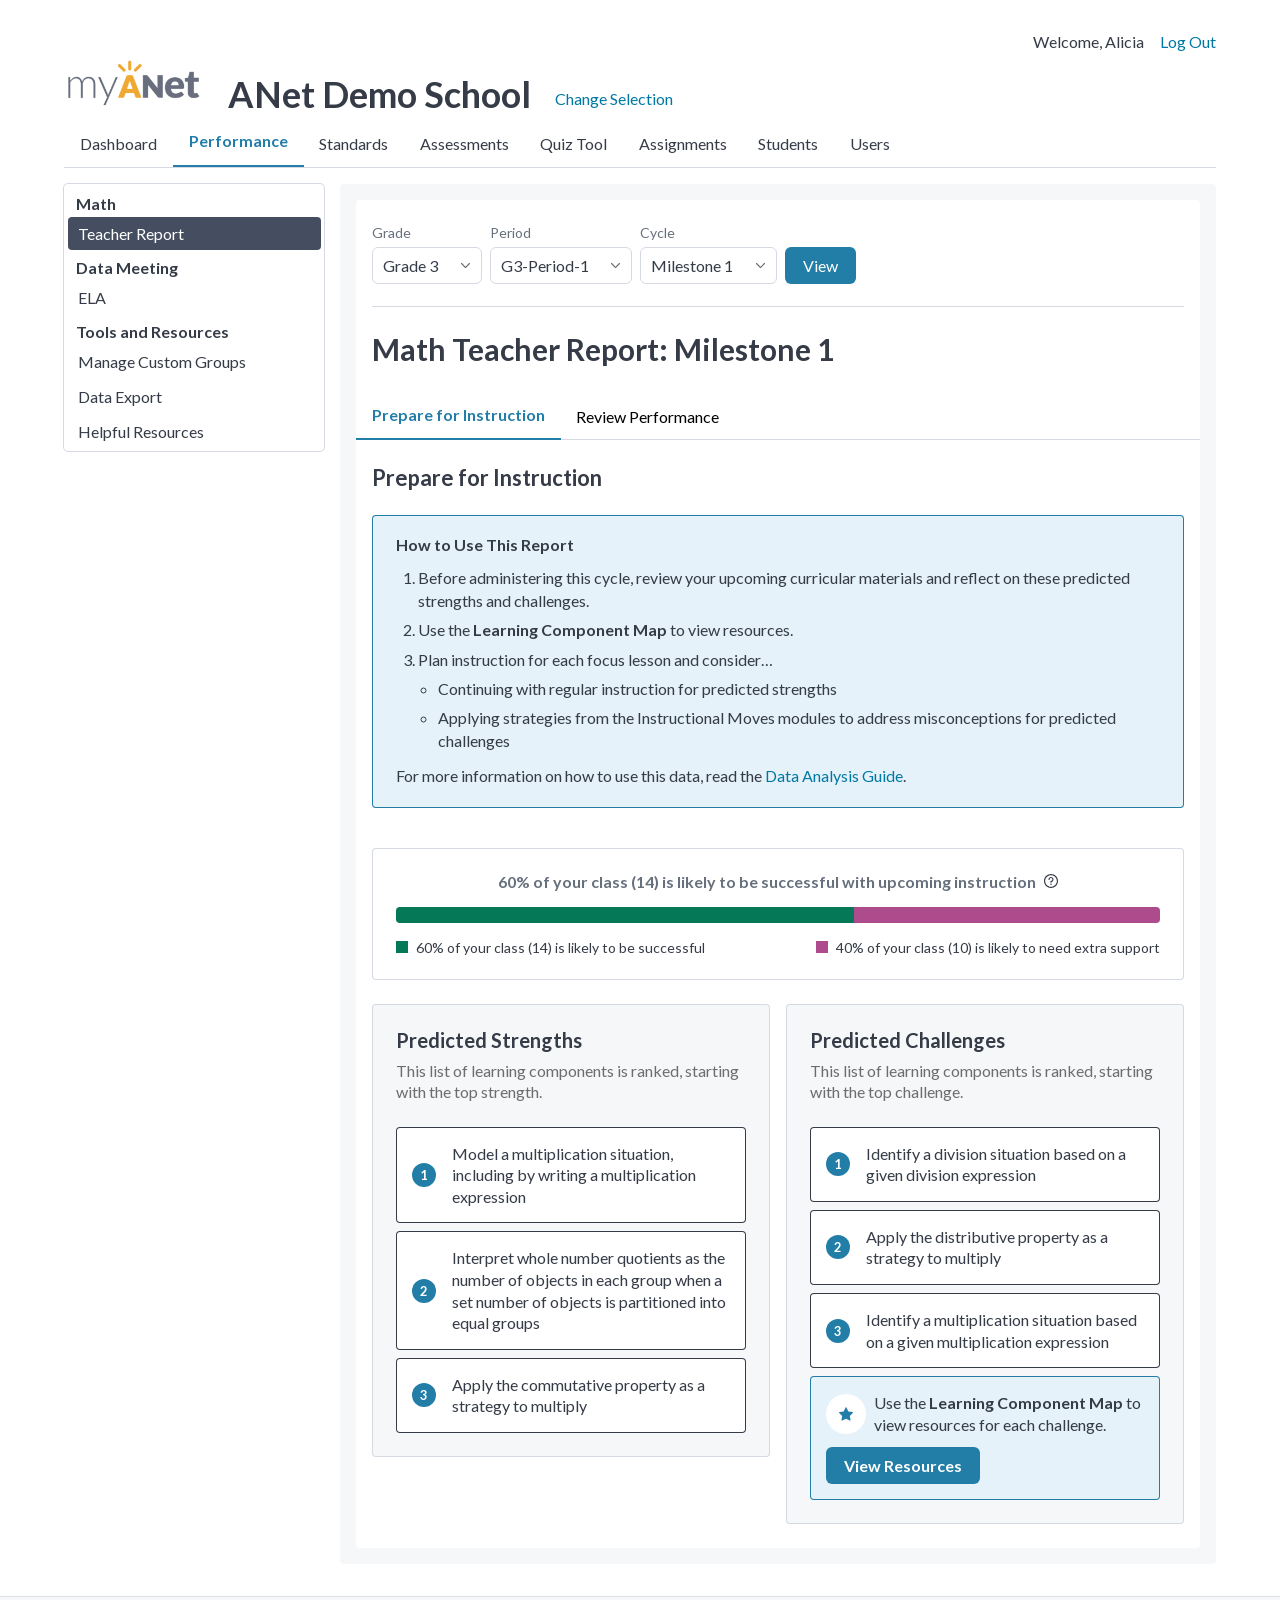
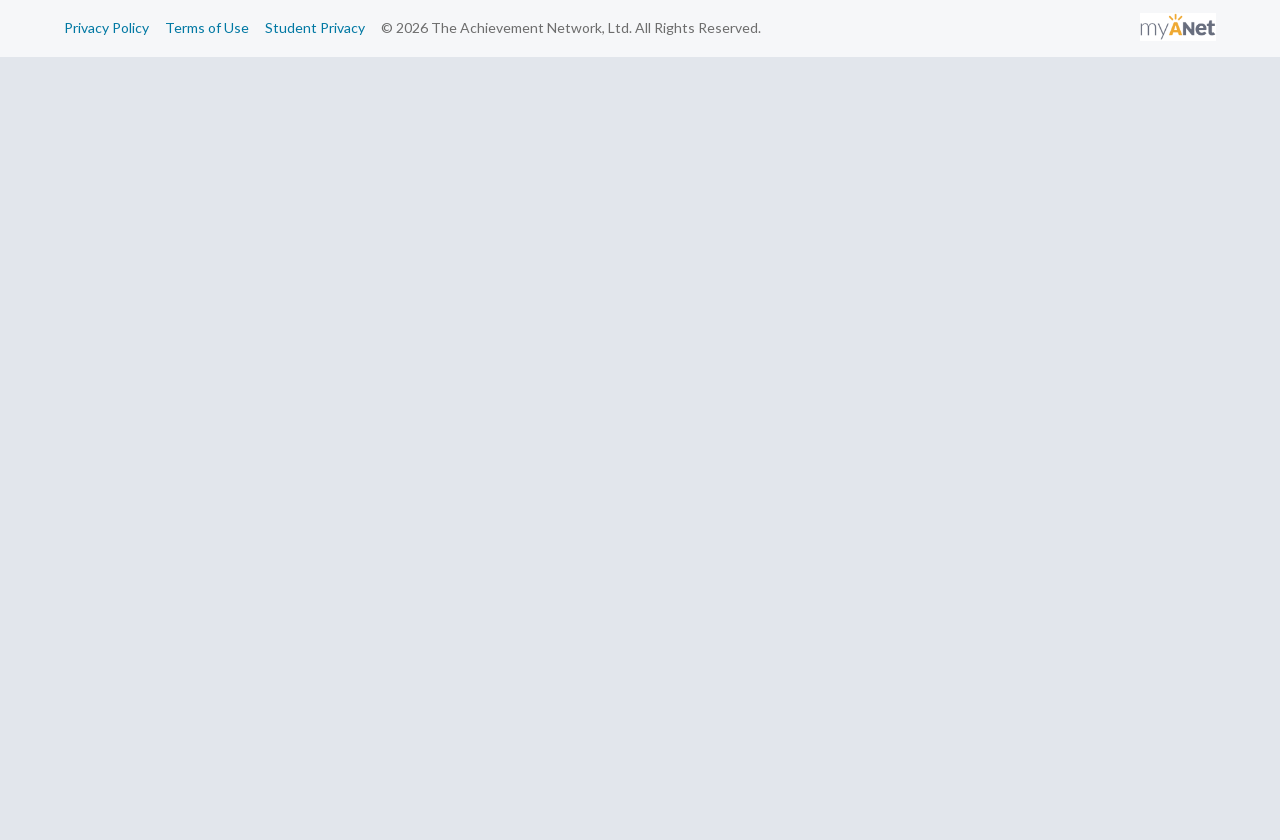
<file: site/index.html>
<!DOCTYPE html>
<html>
<head>
<meta charset="utf-8">
<meta http-equiv="refresh" content="0; url=./Compass%20Math%20Teacher%20Report.html">
<title>Compass Math Teacher Report Demo</title>
</head>
<body>
<p>Redirecting to <a href="./Compass%20Math%20Teacher%20Report.html">the Compass Math Teacher Report</a>&hellip;</p>
</body>
</html>
</file>
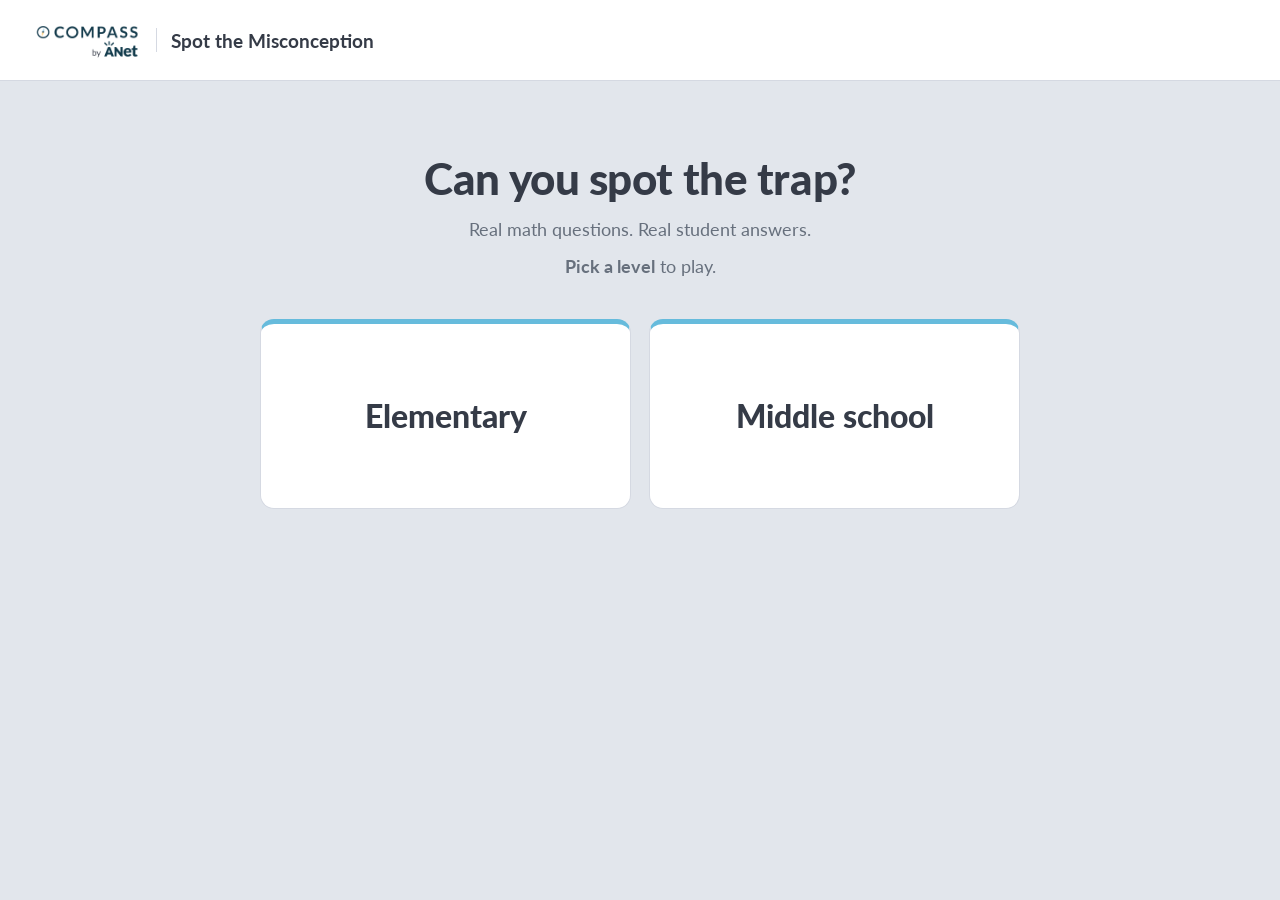
<file: spot-the-misconception.html>
<!DOCTYPE html>
<html lang="en">
<head>
<meta charset="utf-8">
<meta name="viewport" content="width=device-width, initial-scale=1, maximum-scale=1, user-scalable=no, viewport-fit=cover">
<meta name="apple-mobile-web-app-capable" content="yes">
<meta name="apple-mobile-web-app-status-bar-style" content="black-translucent">
<meta name="mobile-web-app-capable" content="yes">
<title>Spot the Misconception | Compass Math</title>
<link rel="preconnect" href="https://fonts.googleapis.com">
<link rel="preconnect" href="https://fonts.gstatic.com" crossorigin>
<link href="https://fonts.googleapis.com/css2?family=Lato:ital,wght@0,400;0,700;0,900;1,400&display=swap" rel="stylesheet">
<script charset="utf-8" type="text/javascript" src="https://js.hsforms.net/forms/embed/v2.js"></script>

<style>
  /* ---------------------------------------------------------------
     DESIGN TOKENS — pulled from the live Compass Math report build
     (Compass Math Teacher Report.dc.html) so this matches the
     product exactly. Change here to re-theme the whole activity.
  --------------------------------------------------------------- */
  :root{
    --ink:        #353B47;
    --muted:      #67707D;
    --border:     #D5D9E2;
    --card:       #F6F7F9;
    --page:       #E2E6EC;
    --white:      #FFFFFF;
    --brand:      #227EA7;
    --brand-light:#66BBDC;
    --brand-dark: #005979;
    --brand-tint: #E5F2F9;
    --good:       #047857;
    --good-tint:  #E4F5EE;
    --bad:        #B3261E;
    --bad-tint:   #FCEBEA;
    --gold:       #E8A33D;
    --gold-tint:  #FDF1E0;
    --radius:     14px;
    --radius-sm:  10px;
  }

  *{ box-sizing:border-box; }
  html,body{ height:100%; overscroll-behavior:none; }
  body{
    margin:0;
    background:var(--page);
    font-family:"Lato",-apple-system,BlinkMacSystemFont,"Segoe UI",Roboto,"Helvetica Neue",Arial,sans-serif;
    color:var(--ink);
    -webkit-tap-highlight-color: transparent;
    -webkit-touch-callout: none;
    touch-action: manipulation;
    overscroll-behavior: none;
    user-select:none;
  }
  #stage{
    min-height:100vh;
    display:flex;
    flex-direction:column;
    align-items:center;
  }

  /* ---------- header ---------- */
  header{
    align-self:stretch;
    background:var(--white);
    border-bottom:1px solid var(--border);
    display:flex;
    align-items:center;
    gap:14px;
    padding:14px 20px;
  }
  header img.logo{ height:38px; width:auto; display:block; }
  header .divider{ width:1px; height:24px; background:var(--border); }
  header .title{ font-weight:700; font-size:16px; color:var(--ink); white-space:nowrap; }
  header .spacer{ flex:1; }
  /* ---------- generic layout ---------- */
  main{
    flex:1;
    align-self:stretch;
    display:flex;
    flex-direction:column;
    align-items:center;
    padding:32px 20px 60px;
  }
  .wrap{ width:100%; max-width:640px; display:flex; flex-direction:column; gap:20px; }

  /* ---------- start screen ---------- */
  .hero{ text-align:center; padding:20px 8px 4px; }
  .hero h1{
    margin:0 0 12px;
    font-size:34px;
    line-height:1.15;
    font-weight:900;
    color:var(--ink);
    letter-spacing:-0.01em;
  }
  .hero p{
    margin:0 auto 10px; max-width:46ch;
    font-size:16px; line-height:1.55; color:var(--muted);
  }
  .hero p:last-child{ margin-bottom:0; }
  .band-grid{ display:grid; grid-template-columns:repeat(2,1fr); gap:14px; margin-top:8px; }
  .band-tile{
    background:var(--white); border:1px solid var(--border); border-top:5px solid var(--brand-light);
    border-radius:var(--radius); min-height:150px; padding:20px;
    display:flex; align-items:center; justify-content:center; text-align:center;
    font-family:inherit; cursor:pointer;
    transition:transform .12s ease, box-shadow .12s ease, border-color .12s ease;
  }
  .band-tile:active{ transform:scale(.97); }
  .band-tile:hover{ box-shadow:0 4px 14px rgba(102,187,220,.3); }
  .band-tile .lbl{ font-size:26px; font-weight:900; color:var(--ink); line-height:1.15; }

  /* ---------- question screen ---------- */
  .task-head{ margin:0 0 12px; font-size:22px; line-height:1.25; font-weight:900; color:var(--ink); }
  .q-img{ display:block; max-width:100%; height:auto; border:1px solid var(--border); border-radius:var(--radius-sm); margin-top:14px; }
  .choice{
    display:flex; align-items:center; gap:14px; width:100%; text-align:left;
    background:var(--card); border:1px solid var(--border); border-radius:var(--radius-sm);
    padding:12px 16px; margin-bottom:10px; min-height:56px;
    font-family:inherit; font-size:16px; line-height:1.4; color:var(--ink);
    cursor:pointer; transition:border-color .12s ease, transform .08s ease;
  }
  .choice:hover{ border-color:var(--brand); }
  .choice:active{ transform:scale(.99); }
  .choice-letter{
    flex-shrink:0; width:34px; height:34px; border-radius:8px;
    background:var(--white); border:1px solid var(--border);
    display:flex; align-items:center; justify-content:center;
    font-size:16px; font-weight:900; color:var(--muted);
  }
  .choice-text{ flex:1; }
  .rv-row{
    display:flex; align-items:flex-start; gap:14px;
    background:var(--card); border:1px solid var(--border); border-radius:var(--radius-sm);
    padding:12px 16px; margin-bottom:10px;
  }
  .rv-main{ flex:1; min-width:0; }
  .rv-top{ display:flex; justify-content:space-between; align-items:baseline; gap:12px; font-size:16px; line-height:1.4; }
  .rv-pct{ font-size:18px; font-weight:900; color:var(--ink); }
  .rv-bar{ height:8px; border-radius:4px; background:var(--border); margin-top:8px; overflow:hidden; }
  .rv-bar span{ display:block; height:100%; width:0; border-radius:4px; background:var(--muted); transition:width .7s cubic-bezier(.2,.8,.2,1); }
  .rv-row.correct{ background:var(--good-tint); border-color:var(--good); }
  .rv-row.correct .rv-bar span{ background:var(--good); }
  .rv-row.top{ background:var(--bad-tint); border-color:var(--bad); }
  .rv-row.top .rv-bar span{ background:var(--bad); }
  .rv-tags{ display:flex; flex-wrap:wrap; gap:6px; margin-top:8px; }
  .rv-tags:empty{ display:none; }
  .tag{ font-size:11.5px; font-weight:800; border-radius:999px; padding:3px 10px; }
  .tag.you{ background:var(--ink); color:var(--white); }
  .tag.ok{ background:var(--good); color:var(--white); }
  .tag.trap{ background:var(--bad); color:var(--white); }
  .banner{
    margin-top:14px; padding:14px 16px; border-radius:var(--radius-sm);
    background:var(--brand-tint); color:var(--brand-dark);
    font-size:16px; font-weight:800; line-height:1.4;
  }
  .callout{
    margin-top:12px; padding:14px 16px; border-radius:var(--radius-sm);
    background:var(--card); border:1px solid var(--border);
    font-size:14.5px; line-height:1.5; color:var(--ink);
  }
  .callout strong{ display:block; margin-bottom:2px; }
  .card{
    background:var(--white);
    border:1px solid var(--border);
    border-radius:var(--radius);
    padding:24px;
  }
  .eyebrow{ font-size:13px; font-weight:700; color:var(--brand-light); margin:0 0 8px; }
  .q-text{ font-size:19px; line-height:1.5; font-weight:700; color:var(--ink); margin:0; }
  .prompt{ margin:20px 0 12px; font-size:15px; font-weight:700; color:var(--ink); }
  .btn{
    display:inline-flex; align-items:center; justify-content:center;
    background:var(--brand); color:var(--white); border:none; border-radius:999px;
    font-family:inherit; font-weight:800; font-size:15px; padding:14px 26px;
    cursor:pointer; transition:background .12s ease, transform .08s ease;
  }
  .btn:hover{ background:var(--brand-dark); }
  .btn:active{ transform:scale(.97); }
  .btn.block{ width:100%; }
  .btn.ghost{ background:transparent; color:var(--brand); border:1px solid var(--brand); }
  .btn[disabled]{ opacity:.45; cursor:default; }
  .next-row{ margin-top:18px; display:flex; justify-content:flex-end; }
  .section-label{ font-size:13px; font-weight:800; color:var(--muted); text-transform:none; margin:6px 0 2px; }
  .hubspot-shell{
    background:var(--white); border:1px solid var(--border); border-radius:var(--radius);
    padding:20px;
  }
  .hubspot-placeholder{
    border:1.5px dashed var(--border); border-radius:var(--radius-sm);
    padding:26px 18px; text-align:center; color:var(--muted); font-size:13.5px; line-height:1.6;
  }
  .prize-shell{
    background:var(--white); border:1px solid var(--border); border-radius:var(--radius);
    padding:22px; text-align:center;
  }
  .prize-prompt{ font-size:16px; font-weight:800; color:var(--ink); margin:0 0 4px; }
  .mystery-row{ display:flex; gap:12px; justify-content:center; }
  .mystery-card{
    flex:1; max-width:130px; aspect-ratio:3/4;
    perspective:800px; cursor:pointer;
  }
  .mystery-card-inner{
    position:relative; width:100%; height:100%;
    transition:transform .6s cubic-bezier(.34,1.56,.64,1);
    transform-style:preserve-3d;
  }
  .mystery-card.flipped .mystery-card-inner{ transform:rotateY(180deg); }
  .mystery-card-face{
    position:absolute; inset:0; display:flex; align-items:center; justify-content:center;
    border-radius:var(--radius-sm); backface-visibility:hidden;
    padding:10px; text-align:center;
  }
  .mystery-card-front{
    background:var(--brand); color:var(--white); font-size:16px; font-weight:800; line-height:1.3;
  }
  .mystery-card-back{
    background:var(--gold-tint); border:2px solid var(--gold);
    color:#4A3200; font-size:14px; font-weight:800; line-height:1.3;
    transform:rotateY(180deg);
  }
  .mystery-card:not(.flipped):hover .mystery-card-front{ background:var(--brand-dark); }
  .footer-actions{ display:flex; gap:12px; }
  .footer-actions .btn{ flex:1; }
  @media (max-width:380px){
  .hero h1{ font-size:28px; }
  .band-tile .lbl{ font-size:22px; }
  }

  /* ---------- iPad (portrait ~768-834px, landscape ~1024-1194px) ---------- */
  @media (min-width:700px){
  .wrap{ max-width:760px; gap:26px; }
  main{ padding:52px 32px 80px; }
  header{ padding:18px 32px; }
  header img.logo{ height:44px; }
  header .title{ font-size:19px; }
  .hero h1{ font-size:44px; }
  .hero p{ font-size:18px; max-width:52ch; }
  .band-grid{ gap:18px; }
  .band-tile{ min-height:190px; }
  .band-tile .lbl{ font-size:32px; }
  .task-head{ font-size:28px; }
  .choice{ font-size:18px; padding:16px 20px; min-height:64px; }
  .choice-letter{ width:38px; height:38px; }
  .rv-top{ font-size:18px; }
  .rv-pct{ font-size:20px; }
  .banner{ font-size:18px; }
  .callout{ font-size:16px; }
  .card{ padding:32px; }
  .hubspot-shell{ padding:28px; }
  .prize-shell{ padding:28px; }
  .mystery-card{ max-width:160px; }
  .mystery-card-front{ font-size:19px; }
  .mystery-card-back{ font-size:16px; }
  .q-text{ font-size:22px; }
  .eyebrow{ font-size:14px; }
  .prompt{ font-size:17px; }
  .btn{ font-size:17px; padding:18px 30px; }
  }
</style>
</head>
<body>
<div id="stage">
  <header>
    <img src="assets/compass-by-anet.png" alt="Compass by ANet" class="logo">
    <div class="divider"></div>
    <span class="title">Spot the Misconception</span>
    <div class="spacer"></div>
  </header>
  <main><div class="wrap" id="app"></div></main>
</div>

<script>
/* =====================================================================
   QUESTION BANK
   Sources:
     - Grades 2, 4, 5, 6, 7, 8 — from genqdata.json.
     - Grade 3 — genqdata.json has none; this comes from a hardcoded
       "3|1"/"3|2" override found inside the live report's own code
       (Compass Math Teacher Report.dc.html), not from a data file.
   47 questions total. 7 carry a real image (see "img" fields below);
   the rest are text-only. Excluded throughout: any question whose
   image is only a text description with no matching asset in
   assets/ (e.g. the grade 2 straw question, two grade 6 ratio-table
   questions, the grade 7 number line, two grade 3 milestone-2
   questions) — see chat history for the full list and why.
   Each question carries real Compass Review Performance data:
   answer choice text, % of students who picked it, and the
   distractor rationale (why a student would pick that wrong answer).
===================================================================== */
const QDATA = {"2|1":[{"lc":"Use an appropriate tool to measure the length, in standard units, of an object","blocks":[{"kind":"text","text":"Sam is measuring a toy house. What is the length of the toy house, in centimeters?"},{"kind":"image","text":"Image shows a toy house being measured with a ruler. The toy house is aligned to the ruler, with its left edge at 4 cm and its right edge at 24 cm, giving a total measured length of 20 cm."}],"choices":[{"L":"A","text":"20","pct":18,"correct":true,"dr":"Correct."},{"L":"B","text":"21","pct":11,"correct":false,"dr":"Student counted the number of marked intervals instead of measuring the total length based on unit divisions."},{"L":"C","text":"24","pct":71,"correct":false,"dr":"Student chose the number on the ruler aligned to the end of the object being measured and did not account for the measurement not starting at zero."}],"img":"assets/g2_dollhouse.png"},{"lc":"Select an appropriate tool to measure the length, in standard units, of an object","blocks":[{"kind":"text","text":"Which unit would be the best unit for measuring the length of a book?"}],"choices":[{"L":"A","text":"yards","pct":17,"correct":false,"dr":"Student chose a unit that is too large for the object's length, perhaps thought it was a smaller unit of measurement."},{"L":"B","text":"meters","pct":36,"correct":false,"dr":"Student chose a unit that is too large for the object's length, perhaps thought it was a similar unit with a smaller scale."},{"L":"C","text":"centimeters","pct":47,"correct":true,"dr":"Correct."}]},{"lc":"Measure to determine how much longer one object is than another","blocks":[{"kind":"text","text":"Use the ruler in the picture to answer the question below. How many centimeters longer is the paintbrush than the tube of paint?"},{"kind":"image","text":"Image shows a ruler with a paintbrush and a tube of paint placed beneath it. The paintbrush measures 16 cm and the tube of paint measures 9 cm, for a difference of 7 cm."}],"choices":[{"L":"A","text":"7","pct":31,"correct":true,"dr":"Correct."},{"L":"B","text":"16","pct":61,"correct":false,"dr":"Student identified the length of one object but did not compare it to the other measurement."},{"L":"C","text":"25","pct":8,"correct":false,"dr":"Student added the lengths of the two objects instead of subtracting."}],"img":"assets/g2_paintbrush.png"}],"2|2":[{"lc":"Given the number of hundreds, tens, and/or ones, write a threedigit number","blocks":[{"kind":"text","text":"Which number represents the same amount as 7 tens, 4 ones, and 6 hundreds?"}],"choices":[{"L":"A","text":"476","pct":7,"correct":false,"dr":"Student reversed the place values of the largest and smallest units, treating the smallest unit as the leftmost digit and the largest unit as the rightmost digit."},{"L":"B","text":"674","pct":58,"correct":true,"dr":"Correct."},{"L":"C","text":"746","pct":35,"correct":false,"dr":"Student listed the digits in the given order instead of ordering the digits according to their place value."}]},{"lc":"Decompose a two-digit number into its tens and ones","blocks":[{"kind":"text","text":"Which amount is equal to 40?"}],"choices":[{"L":"A","text":"4 ones","pct":17,"correct":false,"dr":"Student misinterpreted the place values in the number, treating the larger place value as the smaller place value."},{"L":"B","text":"40 ones","pct":52,"correct":true,"dr":"Correct."},{"L":"C","text":"40 tens","pct":31,"correct":false,"dr":"Student misinterpreted the given number as the number of units of the largest place value."}]},{"lc":"Decompose a three-digit number into its hundreds, tens, and ones","blocks":[{"kind":"text","text":"Which of the following is equal to 307?"}],"choices":[{"L":"A","text":"3 hundreds + 7 tens","pct":20,"correct":false,"dr":"Student represented the non-zero digits of the original number, assigning them descending place values."},{"L":"B","text":"3 hundreds + 7 ones","pct":60,"correct":true,"dr":"Correct."},{"L":"C","text":"30 hundreds + 7 ones","pct":20,"correct":false,"dr":"Student attributed the first two digits of the given number to the highest place value of the number rather than separating them, likely because the second digit is a zero."}]},{"lc":"Compare two three-digit numbers by comparing the digits in each place value","blocks":[{"kind":"text","text":"Which symbol can be used in the blank to make a true sentence? 5 ones + 3 hundreds + 4 tens ___ 4 hundreds + 8 ones"}],"choices":[{"L":"A","text":"<","pct":52,"correct":true,"dr":"Correct."},{"L":"B","text":">","pct":24,"correct":false,"dr":"Student compared the numbers as if they were single values rather than considering their place values, OR misinterpreted the meaning of the comparison symbol."},{"L":"C","text":"=","pct":23,"correct":false,"dr":"Student added the digits on each side of the comparison without accounting for the place value of the digits."}]},{"lc":"Read and write numbers to 1,000 by moving between base-ten numerals (standard form) and expanded form","blocks":[{"kind":"text","text":"Which shows the number 403 in expanded form?"}],"choices":[{"L":"A","text":"40 + 3","pct":19,"correct":false,"dr":"Student misinterpreted how to decompose a number, combining two place values into a single value based on the digits rather than their place value."},{"L":"B","text":"400 + 3","pct":74,"correct":true,"dr":"Correct."},{"L":"C","text":"400 + 30","pct":7,"correct":false,"dr":"Student misinterpreted a non-zero digit with an adjacent zero digit as the value of the place value of the non-zero digit."}]},{"lc":"Read and write numbers to 1,000 by moving between number names (word form) and expanded form","blocks":[{"kind":"text","text":"What is another way to write the expression below? 20 + 7 + 600"}],"choices":[{"L":"A","text":"Two hundred sixty-seven","pct":13,"correct":false,"dr":"Student confused the tens place with the hundreds place."},{"L":"B","text":"Two hundred seventy-six","pct":16,"correct":false,"dr":"Student ignored place value and put the first digit of each addend in order from left to right."},{"L":"C","text":"Six hundred twenty-seven","pct":71,"correct":true,"dr":"Correct."}]}],"4|1":[{"lc":"Apply concepts of place value to recognize quotients and products in multiplication and division problems involving whole numbers and a factor of 10","blocks":[{"kind":"text","text":"Select two equations in which a 10 can be used in the blank to make the equation true."}],"choices":[{"L":"A","text":"200 \u00f7 ___ = 2","pct":28,"correct":false,"dr":"Student confused a difference of two orders of magnitude with a difference of one order of magnitude."},{"L":"B","text":"500 \u00f7 ___ = 50","pct":65,"correct":true,"dr":"Correct."},{"L":"C","text":"800 \u00f7 ___ = 8,000","pct":22,"correct":false,"dr":"Student misunderstood how division affects magnitude; may have thought that dividing by a value greater than 1 increases the result, similar to the effect of multiplication."},{"L":"D","text":"9,000 \u00f7 900 = ___","pct":42,"correct":true,"dr":"Correct."},{"L":"E","text":"40,000 \u00f7 400 = ___","pct":12,"correct":false,"dr":"Student confused a difference of two orders of magnitude with a difference of one order of magnitude."}],"typeLabel":"Multiple Select","points":"2"},{"lc":"Recognize that in a multi-digit whole number, a digit in one place represents ten times what it represents in the place to its right","blocks":[{"kind":"text","text":"Which statement can be placed in the blank to make the sentence true? The value of the 6 in 56,780 is ___ the value of the 6 in 8,630."}],"choices":[{"L":"A","text":"the same as","pct":10,"correct":false,"dr":"Student may have thought that the value of a digit is unaffected by its place value."},{"L":"B","text":"10 times as much as","pct":52,"correct":true,"dr":"Correct."},{"L":"C","text":"100 times as much as","pct":13,"correct":false,"dr":"Student may have thought that the value of a digit is 100 times greater when it appears one place to the left, without considering the actual place value positions of the digits."},{"L":"D","text":"1,000 times as much as","pct":25,"correct":false,"dr":"Student may have thought that the value of a digit is 1,000 times greater when it appears one place to the left, without considering the actual place value positions of the digits."}]},{"lc":"Read and write multi-digit numbers up to 1,000,000 by moving between base-ten numerals (standard form) and expanded form","blocks":[{"kind":"text","text":"Which values represent 750,804? Select two that apply."}],"choices":[{"L":"A","text":"700 + 50 + 800 + 4","pct":22,"correct":false,"dr":"Student viewed the number as two separate parts separated by the comma."},{"L":"B","text":"4 + 50,000 + 80 + 700,000","pct":14,"correct":false,"dr":"Student confused the place value of the 8 as the tens place instead of the hundreds place."},{"L":"C","text":"800 + 4 + 700,000 + 50,000","pct":56,"correct":true,"dr":"Correct."},{"L":"D","text":"Seventy-five thousand, eight hundred four","pct":23,"correct":false,"dr":"Student confused 750,000 with 75,000."},{"L":"E","text":"Seven hundred fifty thousand, eighty-four","pct":13,"correct":false,"dr":"Student confused the place value of the 8 as the tens place instead of the hundreds place."},{"L":"F","text":"Seven hundred fifty thousand, eight hundred four","pct":56,"correct":true,"dr":"Correct."}],"typeLabel":"Multiple Select","points":"2"},{"lc":"Compare two multi-digit numbers","blocks":[{"kind":"text","text":"Which statement is true?"}],"choices":[{"L":"A","text":"4,076 > 4,000 + 700 + 6","pct":27,"correct":false,"dr":"Student did not compare the digits in the hundreds places correctly."},{"L":"B","text":"4,076 < 4,000 + 700 + 6","pct":39,"correct":true,"dr":"Correct."},{"L":"C","text":"4,760 < 4,000 + 700 + 6","pct":10,"correct":false,"dr":"Student did not compare the digits in the tens places correctly."},{"L":"D","text":"4,760 = 4,000 + 700 + 6","pct":24,"correct":false,"dr":"Student misinterpreted the value of a digit by incorrectly identifying its place value."}]},{"lc":"Round multi-digit whole numbers to any place within 1,000,000","blocks":[{"kind":"text","text":"Select three numbers that round to 29,000 when rounded to the nearest thousand."}],"choices":[{"L":"A","text":"29,465","pct":66,"correct":true,"dr":"Correct."},{"L":"B","text":"28,477","pct":29,"correct":false,"dr":"Student may have incorrectly used a digit in the tens or ones place to round the number up to the next thousand."},{"L":"C","text":"29,763","pct":28,"correct":false,"dr":"Student may have truncated the number at the given place value rather than rounding to the given place value."},{"L":"D","text":"29,299","pct":72,"correct":true,"dr":"Correct."},{"L":"E","text":"28,632","pct":61,"correct":true,"dr":"Correct."}],"typeLabel":"Multiple Select","points":"2"}],"4|2":[{"lc":"Fluently add multi-digit whole numbers (sums to 1,000,000) using the standard algorithm","blocks":[{"kind":"text","text":"Solve. 26,957 + 347,082 = ?"}],"choices":[{"L":"A","text":"364,039","pct":17,"correct":false,"dr":"Student did not regroup from the thousands place to the ten thousands place."},{"L":"B","text":"373,039","pct":16,"correct":false,"dr":"Student did not regroup from the hundreds place to the thousands place."},{"L":"C","text":"373,939","pct":10,"correct":false,"dr":"Student did not regroup from the tens place to the hundreds place."},{"L":"D","text":"374,039","pct":56,"correct":true,"dr":"Correct."}]},{"lc":"Fluently subtract multi-digit whole numbers (minuend to 1,000,000) using the standard algorithm","blocks":[{"kind":"text","text":"Solve. 3,361 - 2,945 = ?"}],"choices":[{"L":"A","text":"416","pct":58,"correct":true,"dr":"Correct."},{"L":"B","text":"624","pct":6,"correct":false,"dr":"Student correctly subtracted the smaller digit from the larger digit in the ones and hundreds places but incorrectly reduced the digit in the thousands place, even though no regrouping was needed there."},{"L":"C","text":"1,426","pct":10,"correct":false,"dr":"Student attempted to regroup but did not correctly adjust the value in the adjacent higher place value column."},{"L":"D","text":"1,624","pct":25,"correct":false,"dr":"Student subtracted the smaller digit from the larger digit in each place value without considering the need to regroup from the next higher place value."}]},{"lc":"Multiply a three-digit number by a one-digit number using strategies based on place value or properties of operations","blocks":[{"kind":"text","text":"Multiply. 36 \u00d7 4 = ?"}],"choices":[{"L":"A","text":"54","pct":9,"correct":false,"dr":"Student only multiplied the digits that shared a place value across both numbers and then added the value of the other digit."},{"L":"B","text":"124","pct":17,"correct":false,"dr":"Student did not regroup after each partial product."},{"L":"C","text":"144","pct":69,"correct":true,"dr":"Correct."},{"L":"D","text":"252","pct":5,"correct":false,"dr":"Student left-aligned digits when multiplying and treated the left-most digit of the multi-digit number as the units place."}]}],"5|1":[{"lc":"Fluently multiply 2-digit by up to 3-digit whole numbers using the standard algorithm","blocks":[{"kind":"text","text":"What is the product? 729 \u00d7 63 = ?"}],"choices":[{"L":"A","text":"6,561","pct":19,"correct":false,"dr":"Student did not account for place value while multiplying the first factor by the value in the tens place of the second factor while performing the standard algorithm for multiplication."},{"L":"B","text":"44,407","pct":18,"correct":false,"dr":"Student did not account for the \"carried\" digits while performing the standard algorithm for multiplication."},{"L":"C","text":"45,927","pct":56,"correct":true,"dr":"Correct."},{"L":"D","text":"68,667","pct":7,"correct":false,"dr":"Student added the \"carried\" digits before multiplying rather than after while performing the standard algorithm for multiplication."}]},{"lc":"Fluently multiply 3-digit by 3-digit whole numbers using the standard algorithm","blocks":[{"kind":"text","text":"Multiply. 689 \u00d7 716 = ?"}],"choices":[{"L":"A","text":"9,646","pct":12,"correct":false,"dr":"Student multiplied by single-digit values instead of correctly accounting for the place value of each digit when finding partial products."},{"L":"B","text":"59,254","pct":25,"correct":false,"dr":"Student miscalculated the place value and multiplied by ten times less than the correct value when finding partial products."},{"L":"C","text":"436,874","pct":22,"correct":false,"dr":"Student did not regroup when multiplying, but did regroup when adding partial products."},{"L":"D","text":"493,324","pct":42,"correct":true,"dr":"Correct."}]},{"lc":"Fluently multiply 3-digit by 4-digit whole numbers using the standard algorithm","blocks":[{"kind":"text","text":"Solve. 1,469 \u00d7 374 = ?"}],"choices":[{"L":"A","text":"20,566","pct":17,"correct":false,"dr":"Student multiplied by single-digit values instead of correctly accounting for the place value of each digit when finding partial products."},{"L":"B","text":"411,576","pct":32,"correct":false,"dr":"Student did not regroup when multiplying, but regrouped when adding."},{"L":"C","text":"547,306","pct":14,"correct":false,"dr":"Student correctly found each partial product, but did not regroup when adding the partial products."},{"L":"D","text":"549,406","pct":38,"correct":true,"dr":"Correct."}]},{"lc":"Find whole number quotients of whole numbers with three-digit dividends and two-digit divisors using strategies based on place value, the properties of operations, and/or the relationship between multiplication and division 5.1.14,","blocks":[{"kind":"text","text":"Divide. 608 \u00f7 19 = ?"}],"choices":[{"L":"A","text":"30","pct":13,"correct":false,"dr":"Student rounded the dividend to the nearest hundred and the divisor to the nearest ten then divided."},{"L":"B","text":"32","pct":60,"correct":true,"dr":"Correct."},{"L":"C","text":"38","pct":13,"correct":false,"dr":"Student interpreted the amount remaining after removing multiples of 10 through partial quotients as the quotient."},{"L":"D","text":"50","pct":14,"correct":false,"dr":"Student left-aligned the partial quotients, resulting in a place value error when adding them together."}]},{"lc":"Find whole number quotients of whole numbers with four-digit dividends and two-digit divisors using strategies based on place value, the properties of operations, and/or the relationship between multiplication and division","blocks":[{"kind":"text","text":"Divide. 2,752 \u00f7 16 = ?"}],"choices":[{"L":"A","text":"103","pct":17,"correct":false,"dr":"Student incorrectly used partial quotients by combining the results as separate digits to form the final answer, rather than adding them, and ignored the remainder."},{"L":"B","text":"172","pct":64,"correct":true,"dr":"Correct."},{"L":"C","text":"1,072","pct":11,"correct":false,"dr":"Student miscalculated the product of the divisor and the partial quotient, leading to an incorrect initial estimate in the division process."},{"L":"D","text":"1,720","pct":9,"correct":false,"dr":"Student incorrectly determined the number of digits in the quotient, assuming it should match the number of digits in the dividend."}]}],"6|1":[{"lc":"Use ratio language to describe a ratio relationship between two quantities","blocks":[{"kind":"text","text":"In the 7th grade, there are 84 students who are either gymnasts or hockey players. 24 of the students are gymnasts, and the rest are hockey players. Which statement is true?"}],"choices":[{"L":"A","text":"For every 5 hockey players, there are 2 gymnasts.","pct":42,"correct":true,"dr":"Correct."},{"L":"B","text":"For every 5 gymnasts, there are 2 hockey players.","pct":12,"correct":false,"dr":"Student reversed the order of the quantities in the ratio."},{"L":"C","text":"For every 7 hockey players, there are 2 gymnasts.","pct":34,"correct":false,"dr":"Student incorrectly used the total of the quantities as one part of the ratio and then correctly simplified an incorrect ratio."},{"L":"D","text":"For every 7 gymnasts, there are 5 hockey players.","pct":11,"correct":false,"dr":"Student incorrectly used the total of the quantities as one part of the ratio, but determined the other quantity correctly and then correctly simplified an incorrect ratio."}]},{"lc":"Write a ratio to represent the relationship between two quantities","blocks":[{"kind":"text","text":"A committee of teachers and students is meeting with the school board to request funding for extracurricular activities. The committee is creating posters for the meeting using a box of markers. The box contains 28 black markers and 16 red markers. What is the ratio of black markers to red markers?"},{"kind":"image","text":"Image shows a committee meeting with teachers and students working together at tables creating posters."}],"choices":[{"L":"A","text":"4:7","pct":16,"correct":false,"dr":"Student confused the roles of the given values in setting up a ratio and found the reverse ratio."},{"L":"B","text":"4:11","pct":8,"correct":false,"dr":"Student interpreted the context as requiring a ratio of part to whole instead of part to part."},{"L":"C","text":"7:4","pct":68,"correct":true,"dr":"Correct."},{"L":"D","text":"7:11","pct":8,"correct":false,"dr":"Student interpreted the context as requiring a ratio of part to whole instead of part to part."}],"img":"assets/g6_committee.png"}],"7|1":[{"lc":"Represent proportional relationships with equations","blocks":[{"kind":"text","text":"Which relationships can be represented by the equation y = 1/5 x? Select all that apply."}],"choices":[{"L":"A","text":"A. One water jug holds 5 quarts. Let x represent the number of water jugs and y represent the number of quarts.","pct":50,"correct":false,"dr":"Student chose a situation which is represented by an equation that contains the inverse unit rate of the equation given (y = 5x); thought a ratio of 1:5 could be represented as (1/5)x."},{"L":"B","text":"B. Bananas are on sale for $0.20 per banana. Let x represent the number of bananas and y represent the total cost, in dollars. [CORRECT]","pct":45,"correct":true,"dr":"Correct."},{"L":"C","text":"C. David runs at a constant rate. He runs 15 miles in 3 hours. Let x represent the number of hours and y represent the number of miles.","pct":39,"correct":false,"dr":"Student chose a situation which is represented by an equation that contains the inverse unit rate of the equation given (y = 5x); may have confused a relationship of 15 to 3 as 3 to 15, or reversed the variables."},{"L":"D","text":"D. For every 10 gallons of water, Jasmine adds 2 cups of soap. Let x represent the gallons of water and y represent the cups of soap. [CORRECT]","pct":39,"correct":true,"dr":"Correct."},{"L":"E","text":"E. The library charges a fee at a rate of $5 for every 10 days a book is late. Let x represent the number of days late and y represent the fee, in dollars.","pct":39,"correct":false,"dr":"Student found a situation representing y = (1/2)x; may have found a difference of 5 and tried to use this to represent a multiplicative relationship."}],"typeLabel":"Multiple Select","points":"2"},{"lc":"Identify or determine the constant of proportionality (unit rate) in graphs of proportional relationships","blocks":[{"kind":"text","text":"The graph below represents the number of pages a printer can print over time. How many pages does the printer print per minute?"},{"kind":"image","text":"Graph titled 'Printing Rate' with x-axis showing Time (minutes) from 0 to 50 and y-axis showing Number of Pages from 0 to 500. A straight line passes through points showing a constant rate, including (10, 150) and (30, 450)."}],"choices":[{"L":"A","text":"5","pct":14,"correct":false,"dr":"Student interpreted the first labeled interval on the horizontal axis as the rate of change instead of determining the actual unit rate."},{"L":"B","text":"10","pct":46,"correct":false,"dr":"Student selected a point from the graph to find the unit rate but used only the horizontal value instead of performing the necessary calculation."},{"L":"C","text":"15","pct":24,"correct":true,"dr":"Correct."},{"L":"D","text":"50","pct":16,"correct":false,"dr":"Student interpreted the first labeled interval on the vertical axis as the rate of change instead of determining the actual unit rate."}],"img":"assets/g7_printing.png"},{"lc":"Compute actual lengths from a scale drawing (using proportional reasoning)","blocks":[{"kind":"text","text":"Two students made scale drawings, in inches, of the same road. \u2022 Anna used a scale of 1:600, where 1 inch of her drawing represents 600 feet. \u2022 Anna's scale drawing was 6 inches long. \u2022 Greg used a scale of 1:300, where 1 inch represents 300 feet. How long, in inches, was Greg's scale drawing?"}],"choices":[{"L":"A","text":"2","pct":8,"correct":false,"dr":"Student divided the scale values and did not understand how to use this value to determine the length of the drawing."},{"L":"B","text":"3","pct":34,"correct":false,"dr":"Student did not first determine the actual length being represented before applying the new scale, leading to incorrect proportional reasoning, OR student thought that halving the scale factor meant halving the corresponding length."},{"L":"C","text":"12","pct":50,"correct":true,"dr":"Correct."},{"L":"D","text":"50","pct":9,"correct":false,"dr":"Student applied division within the given scale rather than using proportional reasoning to adjust the length according to the new scale, possibly confusing the scale factor with the conversion process."}]},{"lc":"Compute actual areas from a scale drawing (using proportional reasoning)","blocks":[{"kind":"text","text":"The large rectangle below was created from the small rectangle using a scale factor of 2.5. What is the area of the large rectangle, in square centimeters?"},{"kind":"image","text":"Two rectangles shown. Small rectangle: 6 cm \u00d7 4 cm. Large rectangle is scaled up by factor of 2.5."}],"choices":[{"L":"A","text":"26.5","pct":29,"correct":false,"dr":"Student added the scale factor to the original area rather than multiplying each dimension by the scale factor."},{"L":"B","text":"55.25","pct":8,"correct":false,"dr":"Student added the scale factor to each dimension before calculating the area, rather than multiplying each dimension by the scale factor."},{"L":"C","text":"60","pct":17,"correct":false,"dr":"Student applied the scale factor to the area rather than recognizing that the scale factor must be applied to each dimension separately."},{"L":"D","text":"150","pct":47,"correct":true,"dr":"Correct."}],"img":"assets/g7_rectangles.png"}],"7|2":[{"lc":"Interpret sums of rational numbers (fractions, decimals, and integers) by describing them with real-world contexts","blocks":[{"kind":"text","text":"Omar is a climate change expert studying the relationship between rising ocean levels and floods in low-income communities. He conducts a simulation where the elevation of an object in the ocean begins at -75 feet. Overnight, the object rises 33 feet. Which statement is true about the elevation of the object after it rises?"}],"choices":[{"L":"A","text":"The elevation of the object will be less than -75 feet.","pct":21,"correct":false,"dr":"Student interpreted the positive change as moving further in the negative direction, OR thought a result closer to zero was less than the initial negative value."},{"L":"B","text":"The elevation of the object will be greater than 33 feet.","pct":23,"correct":false,"dr":"Student did not recognize that adding a negative value to a positive value results in a sum less than the positive value."},{"L":"C","text":"The elevation of the object will be between 0 and 33 feet.","pct":9,"correct":false,"dr":"Student thought that adding a positive value would result in a positive sum without considering that the starting negative value had a greater absolute value."},{"L":"D","text":"The elevation of the object will be between -75 and 0 feet.","pct":46,"correct":true,"dr":"Correct."}]},{"lc":"Use properties of operations to add rational numbers","blocks":[{"kind":"text","text":"Which expression can be used to find the value of the expression below? (-7/10) + 2/8 + 1/10 + (-4/8)"}],"choices":[{"L":"A","text":"8/10 + 6/8","pct":10,"correct":false,"dr":"Student used the commutative property to add fractions with like denominators but did not apply the rules of adding and subtracting negative numbers, making the fractions positive, instead of negative."},{"L":"B","text":"(-6/10) + 2/8","pct":18,"correct":false,"dr":"Student combined the fractions with like denominators but kept the sign of the fractions that came first in the original expression."},{"L":"C","text":"(-6/10) + (-2/8)","pct":57,"correct":true,"dr":"Correct."},{"L":"D","text":"(-8/10) + (-6/8)","pct":15,"correct":false,"dr":"Student tried to apply the commutative property to add fractions with like denominators but added the absolute values of each fraction together and made them negative; student may not know properties of adding and subtracting positive and negative rational numbers."}]},{"lc":"Use properties of operations to subtract rational numbers","blocks":[{"kind":"text","text":"Which expression can be used to find the value of the expression below? -9.5 - (-4.1) - 3.3"}],"choices":[{"L":"A","text":"-9.5 - 4.1 - 3.3","pct":21,"correct":false,"dr":"Student treated subtracting a negative value as subtracting a positive value, OR may have confused parentheses with absolute value symbols."},{"L":"B","text":"(-9.5 + -4.1) + 3.3","pct":31,"correct":false,"dr":"Student attempted to apply the additive inverse but changed the operations without correctly adjusting the signs."},{"L":"C","text":"(-9.5 + -3.3) + 4.1","pct":34,"correct":true,"dr":"Correct."},{"L":"D","text":"(4.1 - 3.3) - (-9.5)","pct":13,"correct":false,"dr":"Student rearranged the terms and subtracted in a different order but incorrectly subtracted the negative value instead of adding the opposite; perhaps thought the subtraction operation applied to all terms."}]},{"lc":"Understand p - q is equivalent to p + (-q)","blocks":[{"kind":"text","text":"The temperature at noon was -4\u00b0C. By midnight, the temperature dropped 8\u00b0C. Which expression represents the temperature at midnight?"}],"choices":[{"L":"A","text":"-4 + 8","pct":18,"correct":false,"dr":"Student represented an increase instead of a decrease; may have attempted to use an additive inverse but did not apply it correctly."},{"L":"B","text":"-4 + (-8)","pct":61,"correct":true,"dr":"Correct."},{"L":"C","text":"-4 - (-8)","pct":14,"correct":false,"dr":"Student represented the decrease as subtracting a negative value, not recognizing that subtracting a negative results in an increase."},{"L":"D","text":"-4 - 8","pct":7,"correct":false,"dr":"Student may have interpreted the change in value as the final value and represented the difference between the initial value and the change in value."}]}],"8|1":[{"lc":"Add, subtract, multiply, and divide numbers written in scientific notation","blocks":[{"kind":"text","text":"Light travels at a speed of 1.9 x 10^5 miles per second. How far, in miles, does light travel in 30 seconds?"}],"choices":[{"L":"A","text":"5.7 x 10^1","pct":8,"correct":false,"dr":"Student multiplied the coefficient and the multiplier but did not apply the exponent when performing the calculation."},{"L":"B","text":"5.7 x 10^4","pct":17,"correct":false,"dr":"Student mistakenly used a negative exponent instead of a positive exponent when working with powers of ten, leading to an incorrect place value adjustment."},{"L":"C","text":"5.7 x 10^6","pct":67,"correct":true,"dr":"Correct."},{"L":"D","text":"5.7 x 10^7","pct":8,"correct":false,"dr":"Student thought the exponent meant how many zeros to add when converting to standard form."}]},{"lc":"Use exponent properties to generate equivalent numerical expressions with integer exponents","blocks":[{"kind":"text","text":"Which expression is equivalent to the one below? 4/(4^2)^5"}],"choices":[{"L":"A","text":"4^-10","pct":43,"correct":false,"dr":"Student correctly simplified the power to a power but thought the exponent in the numerator was 0 and subtracted instead of recognizing the existing exponent."},{"L":"B","text":"4^-9","pct":37,"correct":true,"dr":"Correct."},{"L":"C","text":"4^-7","pct":11,"correct":false,"dr":"Student added the exponents in the denominator instead of multiplying, did not account for the base in the numerator, and rewrote the fraction that had an exponent in the denominator using a negative exponent."},{"L":"D","text":"4^11","pct":9,"correct":false,"dr":"Student correctly simplified the power to a power but added the exponents in the numerator and denominator instead of subtracting."}]}],"8|2":[{"lc":"Recognize and evaluate the roots of perfect squares and cubes","blocks":[{"kind":"text","text":"Evaluate. Cube root of 8"}],"choices":[{"L":"A","text":"1/512","pct":18,"correct":false,"dr":"Student confused taking the cube root of a number with raising that number to a negative exponent."},{"L":"B","text":"2","pct":27,"correct":true,"dr":"Correct."},{"L":"C","text":"2 2/3","pct":27,"correct":false,"dr":"Student confused taking the cube root with dividing by 3."},{"L":"D","text":"512","pct":27,"correct":false,"dr":"Student confused taking the cube root with raising a number to the 3rd power."}]},{"lc":"Represent the solutions of simple quadratic and cubic expressions by using square and cube roots","blocks":[{"kind":"text","text":"Which values are solutions to the equation below? b^2 = 12 Select all that apply."}],"choices":[{"L":"A","text":"-6","pct":0,"correct":false,"dr":"Student confused the concept of taking a square root with dividing by 2 and taking the opposite."},{"L":"B","text":"6","pct":41,"correct":false,"dr":"Student confused the concept of taking a square root with dividing by 2."},{"L":"C","text":"-\u221a12","pct":36,"correct":true,"dr":"Correct."},{"L":"D","text":"\u221a12","pct":50,"correct":true,"dr":"Correct."},{"L":"E","text":"-144","pct":9,"correct":false,"dr":"Student confused the concept of taking a square root with squaring and taking the opposite."},{"L":"F","text":"144","pct":27,"correct":false,"dr":"Student confused the concept of taking a square root with squaring."}],"typeLabel":"Multiple Select","points":"2"},{"lc":"Know that numbers that are not rational are called irrational, and identify irrational numbers","blocks":[{"kind":"text","text":"Which numbers are irrational? Select all that apply."},{"kind":"image","text":"No image present. Text-only question."}],"choices":[{"L":"A","text":"-29/3","pct":48,"correct":false,"dr":"Student thought that negative improper fractions are irrational."},{"L":"B","text":"-2.19\u0304","pct":38,"correct":false,"dr":"Student thought that repeating decimals are irrational."},{"L":"C","text":"3.728459...","pct":57,"correct":true,"dr":"Correct."},{"L":"D","text":"\u221a27","pct":38,"correct":true,"dr":"Correct."},{"L":"E","text":"\u221a81","pct":19,"correct":false,"dr":"Student thought that only square roots of even numbers are rational, OR student thought that perfect squares are irrational."}],"typeLabel":"Multiple Select","points":"2"},{"lc":"Understand a rational number to be any number that is the value of a ratio of two integers","blocks":[{"kind":"text","text":"Which set contains only rational numbers?"},{"kind":"image","text":"No image present. Text-only question."}],"choices":[{"L":"A","text":"{-2, \u221a16, -2/38, 0.37\u0304}","pct":36,"correct":true,"dr":"Correct."},{"L":"B","text":"{1, 4 5/7, -15.23, \u221a38}","pct":27,"correct":false,"dr":"Student thought that the square root of a non-perfect square is rational."},{"L":"C","text":"{2/5, -5.769, \u221a2, 3/5}","pct":18,"correct":false,"dr":"Student thought that the square root of a non-perfect square is rational."},{"L":"D","text":"{\u221a25, 5/6, -42.5, 0.2736...}","pct":18,"correct":false,"dr":"Student thought that a non-terminating, non-repeating decimal is rational."}]},{"lc":"Convert a decimal expansion which repeats eventually into a rational number","blocks":[{"kind":"text","text":"What is 3.8\u03043 written as a fraction?"},{"kind":"image","text":"No image present. Text-only question."}],"choices":[{"L":"A","text":"3 3/8","pct":55,"correct":false,"dr":"Student used digits from the decimal to form a fraction without applying the correct steps to convert the decimal with a repeating digit to a fraction."},{"L":"B","text":"3 83/100","pct":27,"correct":false,"dr":"Student converted the decimal with a repeating digit to a fraction as if it did not have a repeating digit."},{"L":"C","text":"3 5/6","pct":5,"correct":true,"dr":"Correct."},{"L":"D","text":"3 83/99","pct":14,"correct":false,"dr":"Student converted a decimal with just the last digit repeating to a fraction as if all decimal digits were repeating."}]}],"3|1":[{"lc":"Model a multiplication situation, including by writing a multiplication expression","blocks":[{"kind":"text","text":"Valentina makes a painting that has 5 rows of stars and 9 stars in each row, shown below. Which expression represents the number of stars on Valentina's painting?"},{"kind":"image","src":"assets/g3_i184964_stars.png","imgWidth":"300px","text":"A painting on an easel with 5 rows of stars, 9 stars in each row."}],"choices":[{"L":"A","text":"5 + 5 + 5","pct":12,"correct":false,"dr":"Student may have thought that only repeated addition, and not multiplication, can represent arrays; chose an expression in which a factor is repeatedly added an incorrect number of times."},{"L":"B","text":"5 \u00d7 9","pct":77,"correct":true,"dr":"Correct."},{"L":"C","text":"9 + 5","pct":3,"correct":false,"dr":"Student may not have understood how an array relates to multiplication; chose an expression in which the factors are added rather than multiplied."},{"L":"D","text":"9 \u00f7 5","pct":8,"correct":false,"dr":"Student confused a context calling for multiplication with one calling for division; divided instead of multiplying the factors."}],"img":"assets/g3_i184964_stars.png"},{"lc":"Identify a multiplication situation based on a given multiplication expression","blocks":[{"kind":"text","text":"Felipe wrote this number sentence to solve a problem: 8 \u00d7 4 = ? Which problem was Felipe most likely trying to solve?"}],"choices":[{"L":"A","text":"Jimena has 8 bracelets. She buys 4 more. How many bracelets does Jimena have?","pct":16,"correct":false,"dr":"Student identified a context illustrating addition as one that would illustrate multiplication."},{"L":"B","text":"Jimena has 8 muffins. She separates the muffins into 4 groups. How many muffins are in each group?","pct":18,"correct":false,"dr":"Student identified a context illustrating division as one that would illustrate multiplication."},{"L":"C","text":"Jimena has 8 bags of grapes. There are 4 grapes in each bag. How many grapes does Jimena have?","pct":60,"correct":true,"dr":"Correct."},{"L":"D","text":"Jimena has 8 stickers. Her friend has 4 stickers. How many more stickers does Jimena have than her friend?","pct":7,"correct":false,"dr":"Student identified a context illustrating subtraction as one that would illustrate multiplication."}]},{"lc":"Identify a division situation based on a given division expression","typeLabel":"Multiple Select","points":"2","demoPct":38,"blocks":[{"kind":"text","text":"Select two statements that can be represented by the expression 15 \u00f7 3."}],"choices":[{"L":"A","text":"Duncan buys 15 pencils. He gives away 3 pencils.","pct":21,"correct":false,"dr":"Student identified a situation requiring subtraction as one requiring division."},{"L":"B","text":"Jaleel receives 15 stickers from each of 3 of his classmates.","pct":30,"correct":false,"dr":"Student identified a situation requiring multiplication as one requiring division."},{"L":"C","text":"Natasha has 15 colored tiles. She places them in 3 equal rows.","pct":50,"correct":true,"dr":"Correct."},{"L":"D","text":"Kevin has 15 students in his class. The class gains 3 new students.","pct":18,"correct":false,"dr":"Student identified a situation requiring addition as one requiring division."},{"L":"E","text":"Olivia gives a total of 15 muffins away. She gives the same number of muffins to each of 3 friends.","pct":42,"correct":true,"dr":"Correct."}]},{"lc":"Interpret whole number quotients as the number of objects in each group when a set number of objects is partitioned into equal groups","blocks":[{"kind":"text","text":"Which equation describes how the toy cars are divided?"},{"kind":"image","src":"assets/g3_i184997_toycars.png","imgWidth":"240px","text":"18 toy cars divided into 6 groups with 3 cars in each group."}],"choices":[{"L":"A","text":"3 \u00f7 6 = 18","pct":13,"correct":false,"dr":"Student used a division symbol as if it were a multiplication symbol."},{"L":"B","text":"6 \u00f7 3 = 18","pct":14,"correct":false,"dr":"Student used a division symbol as if it were a multiplication symbol."},{"L":"C","text":"6 \u00f7 18 = 3","pct":4,"correct":false,"dr":"Student confused the dividend and divisor when representing an equation."},{"L":"D","text":"18 \u00f7 6 = 3","pct":70,"correct":true,"dr":"Correct."}],"img":"assets/g3_i184997_toycars.png"},{"lc":"Apply the commutative property as a strategy to multiply","blocks":[{"kind":"text","text":"In the expressions below, d represents an unknown number. Which expression is equivalent to 5 \u00d7 d?"}],"choices":[{"L":"A","text":"d + 5","pct":9,"correct":false,"dr":"Student misunderstood the relationship between multiplication and addition; thought that multiplying two factors is equivalent to adding them in the reverse order."},{"L":"B","text":"d \u00d7 5","pct":63,"correct":true,"dr":"Correct."},{"L":"C","text":"5 \u00f7 d","pct":19,"correct":false,"dr":"Student misunderstood the relationship between multiplication and division; may have thought they were equivalent operations."},{"L":"D","text":"d \u00f7 5","pct":9,"correct":false,"dr":"Student misunderstood the relationship between multiplication and division; chose an expression that represents the product a x b as equal to the quotient b / a."}]},{"lc":"Apply the distributive property as a strategy to multiply","blocks":[{"kind":"text","text":"What is another way of expressing 3 \u00d7 9?"}],"choices":[{"L":"A","text":"(5 \u00d7 4) + 3","pct":18,"correct":false,"dr":"Student decomposed the multiplier into the right values but related those values with multiplication and then added the multiplicand."},{"L":"B","text":"(3 \u00d7 5) + 4","pct":21,"correct":false,"dr":"Student correctly decomposed the multiplier, but only distributed the multiplicand to one of the resulting terms."},{"L":"C","text":"(3 \u00d7 5) + (3 \u00d7 4)","pct":53,"correct":true,"dr":"Correct."},{"L":"D","text":"(3 + 5) \u00d7 (3 + 4)","pct":9,"correct":false,"dr":"Student attempted to rewrite a multiplication expression using the distributive property, but mistakenly switched the addition and multiplication symbols."}]}],"3|2":[{"lc":"Round whole numbers to the nearest 10","typeLabel":"Multiple Select","points":"2","demoPct":41,"blocks":[{"kind":"text","text":"Select two numbers that round to 200 when rounded to the nearest ten."}],"choices":[{"L":"A","text":"178","pct":27,"correct":false,"dr":"Student may have rounded to the nearest hundred, as 178 rounds to 200 when rounded to the nearest hundred."},{"L":"B","text":"196","pct":58,"correct":true,"dr":"Correct."},{"L":"C","text":"203","pct":46,"correct":true,"dr":"Correct."},{"L":"D","text":"208","pct":20,"correct":false,"dr":"Student may have attended to the hundreds and tens place only, not realizing 208 rounds to 210 when rounded to the nearest ten."},{"L":"E","text":"211","pct":23,"correct":false,"dr":"Student may have rounded to the nearest hundred, as 211 rounds to 200 when rounded to the nearest hundred."}]},{"lc":"Round whole numbers to the nearest 100","blocks":[{"kind":"text","text":"What is 354 rounded to the nearest hundred?"}],"choices":[{"L":"A","text":"300","pct":16,"correct":false,"dr":"Student rounded the correct place value, but rounded down when they should have rounded up."},{"L":"B","text":"350","pct":21,"correct":false,"dr":"Student rounded to the nearest ten instead of the nearest hundred."},{"L":"C","text":"360","pct":2,"correct":false,"dr":"Student identified the correct rule for how to round the given number, but applied that rule to the wrong place value."},{"L":"D","text":"400","pct":61,"correct":true,"dr":"Correct."}]}]};

/* =====================================================================
   SETTINGS: edit these to change copy, question pools, or the prize.
   Everything else below is game logic.
===================================================================== */

// Opening screen copy.
const HOOK_HEADLINE = "Can you spot the trap?";
const HOOK_SUBHEAD = "Real math questions. Real student answers.";
const HOOK_ACTION = "Pick a level";   // shown in bold
const HOOK_ACTION_TAIL = " to play.";

// Curated starting pools, one per level tile. Each id is "<set>#<position>"
// into QDATA above (e.g. "2|1#0" is the first question in set "2|1").
// Only single-answer questions with ONE clear most-common wrong answer
// belong here; anything else is skipped at load with a console warning.
const BANDS = [
  { id: "elementary", label: "Elementary",
    pool: ["2|1#0", "2|1#2", "2|2#0", "2|2#1", "4|2#1", "2|1#1"] },
  { id: "middle", label: "Middle school",
    pool: ["7|1#1", "8|1#1", "7|2#2", "7|1#3", "6|1#0"] },
];

// PRIZE: every visitor gets this same prize. Edit the text below any time
// (e.g. for a different event's giveaway item).
const PRIZE_NAME = "$5 for Coffee";

/* =====================================================================
   URL SETTINGS
   One file serves every event. The link decides which lead form shows:
     ?form=<HubSpot form id>   (default: TFA's form)
     ?portal= and ?region=     only needed if either ever changes
   e.g. yoursite.netlify.app/spot-the-misconception.html?form=7353cce0-3666-46e0-abcc-b3dddde4c09f
   To add an event: get its embed code from HubSpot (Marketing > Forms >
   Share > Embed code), then add a short link for it in _redirects.
===================================================================== */
const urlParams = new URLSearchParams(window.location.search);
const HUBSPOT_CONFIG = {
  portalId: urlParams.get("portal") || "39623185",
  formId: urlParams.get("form") || "8d854f82-b1f3-48b9-b891-957e7a3fe94f",
  region: urlParams.get("region") || "na1",
};

/* =====================================================================
   DATA HELPERS
===================================================================== */
const BY_ID = {};
Object.keys(QDATA).forEach(key => {
  QDATA[key].forEach((q, idx) => {
    q.id = key + "#" + idx;
    q.grade = parseInt(key.split("|")[0], 10);
    BY_ID[q.id] = q;
  });
});

// The most commonly chosen wrong answer: the real, most-teachable trap.
function topWrong(q){
  const wrong = q.choices.filter(c => !c.correct);
  return wrong.reduce((a, b) => (b.pct > a.pct ? b : a), wrong[0]);
}

function poolProblem(q){
  if(!q) return "not found";
  if(q.choices.filter(c => c.correct).length !== 1) return "not a single-answer question";
  const wrong = q.choices.filter(c => !c.correct);
  const top = Math.max.apply(null, wrong.map(c => c.pct));
  if(wrong.filter(c => c.pct === top).length > 1) return "tie for most common wrong answer";
  return null;
}
BANDS.forEach(band => {
  band.pool = band.pool.filter(id => {
    const problem = poolProblem(BY_ID[id]);
    if(problem){ console.warn("Skipping " + id + " in " + band.id + ": " + problem); return false; }
    return true;
  });
});

function esc(s){
  return String(s).replace(/&/g, "&amp;").replace(/</g, "&lt;").replace(/>/g, "&gt;");
}
// Escapes text and turns carets like 4^-10 into real superscripts.
function fmt(s){
  return esc(s).replace(/\^(-?\d+)/g, "<sup>$1</sup>");
}
function ordinal(n){
  const s = ["th", "st", "nd", "rd"], v = n % 100;
  return n + (s[(v - 20) % 10] || s[v] || s[0]);
}
function article(n){ return (n === 8 || n === 11 || n === 18) ? "an" : "a"; }
function stemOf(q){ return q.blocks.filter(b => b.kind === "text").map(b => b.text).join(" "); }
function imageHtml(q){
  return q.img ? `<img class="q-img" src="${q.img}" alt="Diagram for the question">` : "";
}

/* =====================================================================
   STATE + RENDERING
===================================================================== */
const state = {
  screen: "start",
  q: null,
  answered: false,
  seen: {},   // per level: questions already played, so visitors don't repeat
};

function render(){
  const app = document.getElementById("app");
  app.innerHTML = "";
  if(state.screen === "start") renderStart(app);
  else if(state.screen === "question") renderQuestion(app);
  else if(state.screen === "result") renderResult(app);
  try { window.scrollTo(0, 0); } catch(e) {}
}

function renderStart(app){
  const hero = document.createElement("div");
  hero.className = "hero";
  hero.innerHTML = `
    <h1>${esc(HOOK_HEADLINE)}</h1>
    <p>${esc(HOOK_SUBHEAD)}</p>
    <p><strong>${esc(HOOK_ACTION)}</strong>${esc(HOOK_ACTION_TAIL)}</p>
  `;
  app.appendChild(hero);

  const grid = document.createElement("div");
  grid.className = "band-grid";
  BANDS.forEach(band => {
    if(!band.pool.length) return;
    const tile = document.createElement("button");
    tile.type = "button";
    tile.className = "band-tile";
    tile.innerHTML = `<span class="lbl">${esc(band.label)}</span>`;
    tile.onclick = () => startRound(band.id);
    grid.appendChild(tile);
  });
  app.appendChild(grid);
}

function startRound(bandId){
  const band = BANDS.find(b => b.id === bandId);
  const seen = state.seen[bandId] || (state.seen[bandId] = new Set());
  let candidates = band.pool.filter(id => !seen.has(id));
  if(!candidates.length){
    seen.clear();
    candidates = band.pool.filter(id => !state.q || id !== state.q.id);
    if(!candidates.length) candidates = band.pool.slice();
  }
  const id = candidates[Math.floor(Math.random() * candidates.length)];
  seen.add(id);
  state.q = BY_ID[id];
  state.answered = false;
  state.screen = "question";
  render();
}

/* ---------- Question: answer first, then reveal the trap ---------- */
function renderQuestion(app){
  const q = state.q;
  const card = document.createElement("div");
  card.className = "card";
  card.innerHTML = `
    <p class="eyebrow">${ordinal(q.grade)} grade question</p>
    <h2 class="task-head" id="head">Are you smarter than ${article(q.grade)} ${ordinal(q.grade)} grader?</h2>
    <p class="q-text">${fmt(stemOf(q))}</p>
    ${imageHtml(q)}
    <p class="prompt" id="prompt">Tap your answer</p>
    <div id="choices"></div>
    <div id="revealSlot"></div>
    <div class="next-row" id="nextSlot"></div>
  `;
  app.appendChild(card);

  const wrap = card.querySelector("#choices");
  q.choices.forEach(c => {
    const b = document.createElement("button");
    b.type = "button";
    b.className = "choice";
    b.innerHTML = `<span class="choice-letter">${c.L}</span><span class="choice-text">${fmt(c.text)}</span>`;
    b.onclick = () => reveal(c, card);
    wrap.appendChild(b);
  });
}

function reveal(chosen, card){
  if(state.answered) return;
  state.answered = true;

  const q = state.q;
  const top = topWrong(q);
  const correct = q.choices.find(c => c.correct);

  card.querySelector("#head").textContent = "Did you fall for it?";
  card.querySelector("#prompt").remove();

  const wrap = card.querySelector("#choices");
  wrap.innerHTML = "";
  q.choices.forEach(c => {
    const kind = c.correct ? "correct" : (c === top ? "top" : "other");
    const tags = [];
    if(c === chosen) tags.push(`<span class="tag you">You</span>`);
    if(c.correct) tags.push(`<span class="tag ok">Correct</span>`);
    if(c === top) tags.push(`<span class="tag trap">Most common wrong answer</span>`);

    const row = document.createElement("div");
    row.className = "rv-row " + kind;
    row.innerHTML = `
      <span class="choice-letter">${c.L}</span>
      <div class="rv-main">
        <div class="rv-top"><span class="choice-text">${fmt(c.text)}</span><span class="rv-pct">${c.pct}%</span></div>
        <div class="rv-bar"><span data-w="${c.pct}"></span></div>
        <div class="rv-tags">${tags.join("")}</div>
      </div>
    `;
    wrap.appendChild(row);
  });
  setTimeout(() => {
    wrap.querySelectorAll(".rv-bar span").forEach(s => { s.style.width = s.dataset.w + "%"; });
  }, 30);

  let line;
  if(chosen.correct){
    line = correct.pct <= 40
      ? `Nice. Only ${correct.pct}% of students got this one right.`
      : `You got it, like ${correct.pct}% of students.`;
  } else if(chosen === top){
    line = `You fell for it, just like ${top.pct}% of students.`;
  } else {
    line = `You picked ${chosen.L}. Most students (${top.pct}%) picked ${top.L}.`;
  }

  let callouts = `<div class="callout"><strong>Why students pick ${top.L}</strong>${fmt(top.dr)}</div>`;
  if(!chosen.correct && chosen !== top && chosen.dr){
    callouts += `<div class="callout"><strong>Why students pick ${chosen.L}</strong>${fmt(chosen.dr)}</div>`;
  }
  card.querySelector("#revealSlot").innerHTML = `<div class="banner">${esc(line)}</div>${callouts}`;

  const btn = document.createElement("button");
  btn.className = "btn";
  btn.textContent = "Get My Prize";
  btn.onclick = () => { state.screen = "result"; render(); };
  card.querySelector("#nextSlot").appendChild(btn);
}

/* ---------- Result screen: explainer, prize, lead form ---------- */
let hubspotFormCounter = 0;
function renderHubspotForm(container){
  container.innerHTML = "";

  // Preview builds can't load HubSpot, so show a labeled stand-in.
  if(window.__PREVIEW__){
    container.innerHTML = `<div class="hubspot-placeholder">Preview only. The live HubSpot lead form appears here on the deployed site.</div>`;
    return;
  }

  const el = document.createElement("div");
  el.id = "hsForm" + (++hubspotFormCounter);
  container.appendChild(el);

  const create = () => {
    window.hbspt.forms.create({
      portalId: HUBSPOT_CONFIG.portalId,
      formId: HUBSPOT_CONFIG.formId,
      region: HUBSPOT_CONFIG.region,
      target: "#" + el.id,
    });
  };

  // The HubSpot embed library loads asynchronously from the script tag in
  // <head>. If it isn't ready yet, poll briefly rather than failing silently.
  if(window.hbspt && window.hbspt.forms){
    create();
  } else {
    let tries = 0;
    const waitForHubspot = setInterval(() => {
      tries++;
      if(window.hbspt && window.hbspt.forms){
        clearInterval(waitForHubspot);
        create();
      } else if(tries > 50){ // ~10s
        clearInterval(waitForHubspot);
        el.innerHTML = `<div class="hubspot-placeholder">Form couldn't load. Check your connection and try again.</div>`;
      }
    }, 200);
  }
}

function renderResult(app){
  const explain = document.createElement("div");
  explain.className = "card";
  explain.innerHTML = `
    <p class="eyebrow">How Compass Math thinks about this</p>
    <p class="q-text" style="font-weight:400; font-size:15.5px;">Every wrong answer in Compass Math is developed around a specific common student misconception. <strong>So every answer is a signal.</strong> Compass Math helps teachers understand their students' thinking and address common misconceptions that are blocking understanding.</p>
  `;
  app.appendChild(explain);

  const prizeShell = document.createElement("div");
  prizeShell.className = "prize-shell";
  prizeShell.innerHTML = `
    <p class="prize-prompt">Get My Prize</p>
    <div class="mystery-row">
      <div class="mystery-card" data-idx="0"><div class="mystery-card-inner">
        <div class="mystery-card-face mystery-card-front">Tap to reveal</div>
        <div class="mystery-card-face mystery-card-back">${esc(PRIZE_NAME)}</div>
      </div></div>
    </div>
  `;
  app.appendChild(prizeShell);
  setupPrizeCard(prizeShell);

  const hs = document.createElement("div");
  hs.className = "hubspot-shell";
  hs.innerHTML = `
    <p class="section-label">Thanks for playing with ANet!</p>
    <p style="font-size:14px; color:var(--muted); margin:0 0 14px;">Your digital gift card will be emailed in the next 24 hours.</p>
    <div id="hubspotTarget"></div>
  `;
  app.appendChild(hs);
  renderHubspotForm(hs.querySelector("#hubspotTarget"));

  const footer = document.createElement("div");
  footer.className = "footer-actions";
  footer.innerHTML = `<button class="btn ghost block" id="againBtn">Play again</button>`;
  app.appendChild(footer);
  footer.querySelector("#againBtn").onclick = () => { state.screen = "start"; render(); };
}

function setupPrizeCard(shell){
  const card = shell.querySelector(".mystery-card");
  card.onclick = () => {
    card.classList.add("flipped");
    card.onclick = null;
  };
}

render();

</script>
</body>
</html>
</file>
